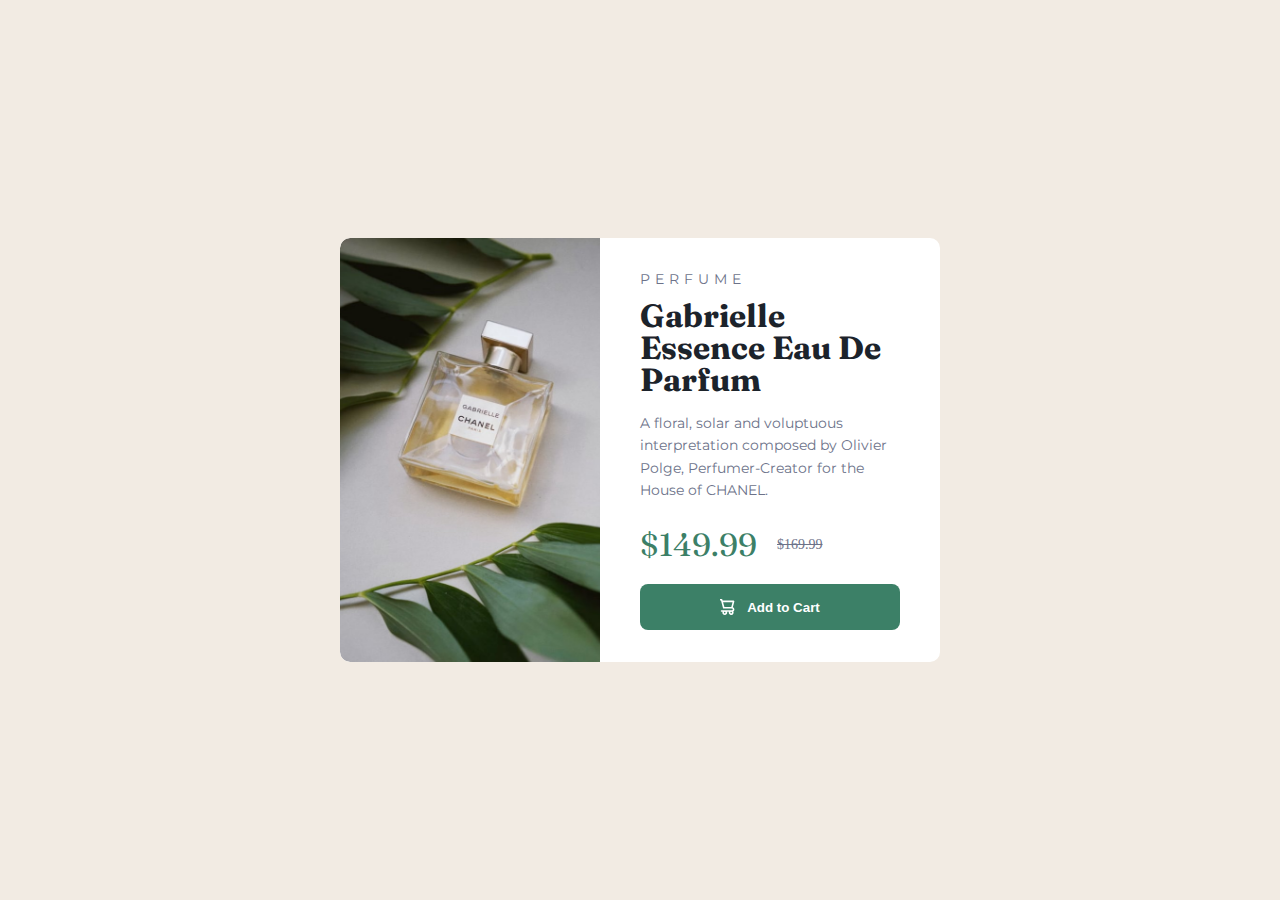
<file: Desktop/Frontend mentor/product-preview-card-component-main/index.html>
<!DOCTYPE html>
<html lang="en">
<head>
  <meta charset="UTF-8">
  <meta name="viewport" content="width=device-width, initial-scale=1.0"> <!-- displays site properly based on user's device -->

  <link rel="icon" type="image/png" sizes="32x32" href="./images/favicon-32x32.png">
  
  <title>Frontend Mentor | Product preview card component</title>

  <!-- Feel free to remove these styles or customise in your own stylesheet 👍 -->
  <style>
    .attribution { font-size: 11px; text-align: center; }
    .attribution a { color: hsl(228, 45%, 44%); }
  </style>
  <link rel="preconnect" href="https://fonts.googleapis.com">
<link rel="preconnect" href="https://fonts.gstatic.com" crossorigin>
<link href="https://fonts.googleapis.com/css2?family=Fraunces:opsz,wght@9..144,700&family=Montserrat:wght@500;700&display=swap" rel="stylesheet">
  <link rel="stylesheet" href="style.css">
</head>
<main class="product-card">
  <div class="product-image">
    <picture>
      <source media="(min-width: 600px)" srcset="./images/image-product-desktop.jpg">
      <img src="./images/image-product-mobile.jpg" alt="Gabrielle Essence Eau De Parfum bottle">
    </picture>
  </div>

  <div class="product-content">
    <p class="category">Perfume</p>
    <h1>Gabrielle Essence Eau De Parfum</h1>
    <p class="description">
      A floral, solar and voluptuous interpretation composed by Olivier Polge, 
      Perfumer-Creator for the House of CHANEL.
    </p>
    
    <div class="price-box">
      <span class="current-price">$149.99</span>
      <span class="old-price">$169.99</span>
    </div>

    <button class="cart-btn">
      <img src="./images/icon-cart.svg" alt="">
      Add to Cart
    </button>
  </div>
</main>
</file>
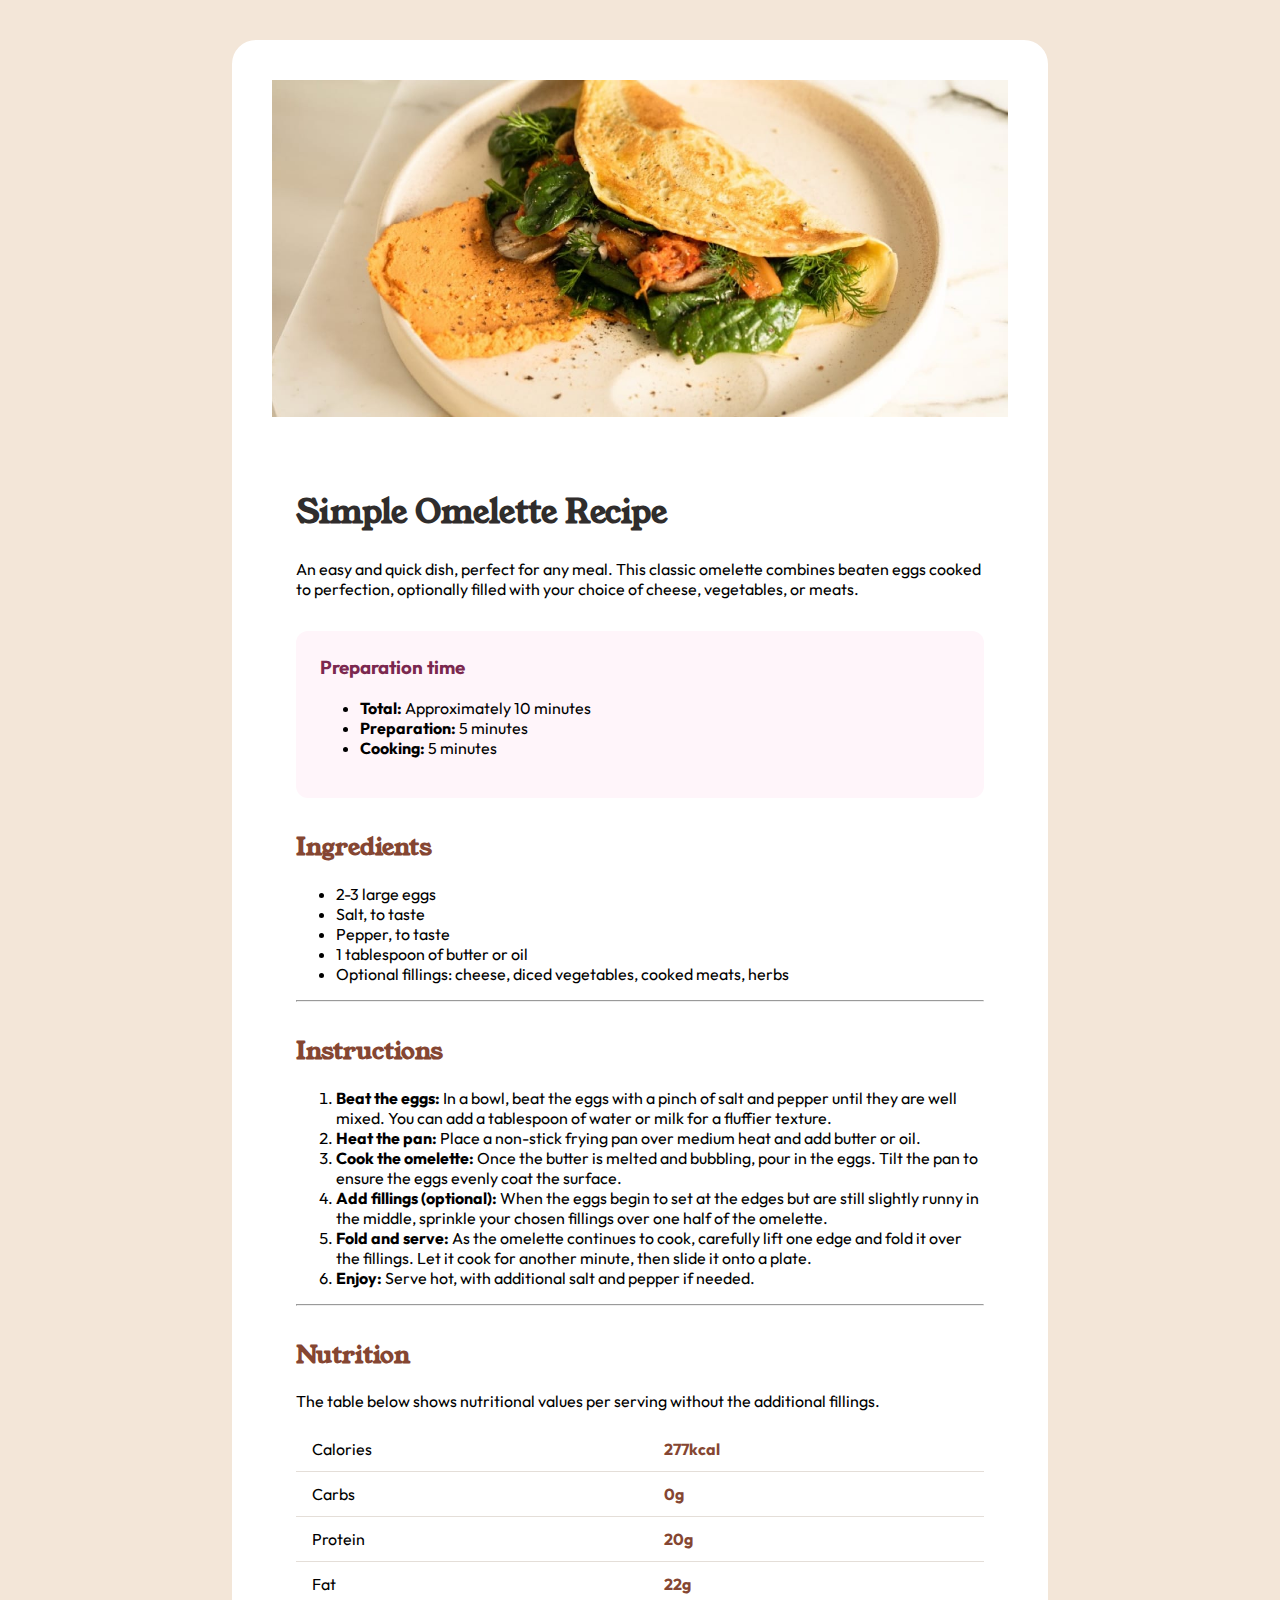
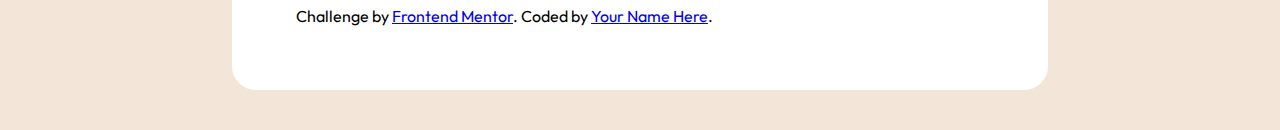
<file: Desktop/Frontend mentor/recipe-page-main/index.html>
<!DOCTYPE html>
<html lang="en">
<head>
  <meta charset="UTF-8">
  <meta name="viewport" content="width=device-width, initial-scale=1.0"> <!-- displays site properly based on user's device -->

  <link rel="icon" type="image/png" sizes="32x32" href="./assets/images/favicon-32x32.png">
  
  <title>Frontend Mentor | Recipe page</title>
  <link rel="stylesheet" href="style.css">

</head>
<body>
  <main class="recipe-card">
<img src="./assets/images/image-omelette.jpeg" alt="Simple Omelette" class="recipe-image">

<div class="recipe-content">
    <div class="recipe-content">
      </div> 
      <h1>Simple Omelette Recipe</h1>
      <p>An easy and quick dish, perfect for any meal. This classic omelette combines beaten eggs cooked to perfection, optionally filled with your choice of cheese, vegetables, or meats.</p>

 <section class="prep-time">
        <h3>Preparation time</h3>
        <ul>
          <li><strong>Total:</strong> Approximately 10 minutes</li>
          <li><strong>Preparation:</strong> 5 minutes</li>
          <li><strong>Cooking:</strong> 5 minutes</li>
        </ul>
      </section>
  <section class="ingredients">
        <h2>Ingredients</h2>
        <ul>
          <li>2-3 large eggs</li>
          <li>Salt, to taste</li>
          <li>Pepper, to taste</li>
          <li>1 tablespoon of butter or oil</li>
          <li>Optional fillings: cheese, diced vegetables, cooked meats, herbs</li>
        </ul>
      </section>

      <hr> <section class="instructions">
        <h2>Instructions</h2>
        <ol>
          <li><strong>Beat the eggs:</strong> In a bowl, beat the eggs with a pinch of salt and pepper until they are well mixed. You can add a tablespoon of water or milk for a fluffier texture.</li>
          <li><strong>Heat the pan:</strong> Place a non-stick frying pan over medium heat and add butter or oil.</li>
          <li><strong>Cook the omelette:</strong> Once the butter is melted and bubbling, pour in the eggs. Tilt the pan to ensure the eggs evenly coat the surface.</li>
          <li><strong>Add fillings (optional):</strong> When the eggs begin to set at the edges but are still slightly runny in the middle, sprinkle your chosen fillings over one half of the omelette.</li>
          <li><strong>Fold and serve:</strong> As the omelette continues to cook, carefully lift one edge and fold it over the fillings. Let it cook for another minute, then slide it onto a plate.</li>
          <li><strong>Enjoy:</strong> Serve hot, with additional salt and pepper if needed.</li>
        </ol>
      </section>

  <hr>
      <section class="nutrition">
        <h2>Nutrition</h2>
        <p>The table below shows nutritional values per serving without the additional fillings.</p>
        
        <table>
          <tr>
            <td>Calories</td>
            <td class="stat">277kcal</td>
          </tr>
          <tr>
            <td>Carbs</td>
            <td class="stat">0g</td>
          </tr>
          <tr>
            <td>Protein</td>
            <td class="stat">20g</td>
          </tr>
          <tr>
            <td>Fat</td>
            <td class="stat">22g</td>
          </tr>
        </table>
      </section>
  
  <div class="attribution">
    Challenge by <a href="https://www.frontendmentor.io?ref=challenge" target="_blank">Frontend Mentor</a>. 
    Coded by <a href="#">Your Name Here</a>.
  </div>
</body>
</html>
</file>
<file: Desktop/Frontend mentor/recipe-page-main/style.css>
@import url('https://fonts.googleapis.com/css2?family=Outfit:wght@400;600;700&family=Young+Serif&display=swap');
:root {
  --white: hsl(0, 0%, 100%);
  --stone-100: hsl(30, 54%, 90%);
  --stone-150: hsl(30, 18%, 87%);
  --stone-600: hsl(30, 10%, 34%);
  --stone-900: hsl(24, 5%, 18%);
  --brown-800: hsl(14, 45%, 36%);
  --rose-800: hsl(332, 51%, 32%);
  --rose-50: hsl(330, 100%, 98%);
}

body {
  background-color: var(--stone-100);
  display: flex;
  justify-content: center;
  padding: 40px 20px;
  margin: 0;
  font-family: 'Outfit', sans-serif;
}
.recipe-card {
  background-color: var(--white);
  max-width: 736px;
  border-radius: 24px;
  padding: 40px;
}

.recipe-image {
  width: 100%;
  border-radius: 12px;
  margin-bottom: 40px;
}
h1 {
  font-family: 'Young Serif', serif;
  color: var(--stone-900);
  margin-bottom: 24px;
}

h2 {
  font-family: 'Young Serif', serif;
  color: var(--brown-800);
  margin-top: 32px;
}

.prep-time {
  background-color: var(--rose-50);
  padding: 24px;
  border-radius: 12px;
  margin: 32px 0;
}

.prep-time h3 {
  color: var(--rose-800);
  margin-top: 0;
}
table {
  width: 100%;
  border-collapse: collapse;
  margin-top: 24px;
}

td {
  padding: 12px 24px;
  border-bottom: 1px solid var(--stone-150);
}

tr:last-child td {
  border-bottom: none; /* Quita la línea a la última fila */
}

.stat {
  color: var(--brown-800);
  font-weight: 700;
}
.recipe-content {
  padding: 0 40px 40px 40px; /* Esto da espacio a los lados y abajo, pero no arriba para que pegue a la foto */
}

.nutrition table {
  width: 100%;
  margin-top: 16px;
}

.nutrition td {
  padding: 12px 16px; /* Más espacio interno en las celdas */
}
@media (max-width: 700px) {
  html, body {
    overflow-x: hidden; /* Esto prohíbe el deslizamiento lateral */
    width: 100%;
    margin: 0;
    padding: 0;
  }

  .recipe-card {
    max-width: 100%; /* Asegura que la tarjeta no sea más ancha que el móvil */
    width: 100%;
    border-radius: 0;
    padding: 0;
  }
}

  .recipe-image {
    border-radius: 0; /* La foto llega hasta los bordes del móvil */
    margin-bottom: 24px;
  }

  .recipe-content {
    padding: 0 24px 24px 24px; /* Un margen más pequeño para móviles */
  }
</file>
<file: Desktop/Frontend mentor/product-preview-card-component-main/style.css>
:root {
  --dark-cyan: hsl(158, 36%, 37%);
  --cream: hsl(30, 38%, 92%);
  --very-dark-blue: hsl(212, 21%, 14%);
  --dark-grayish-blue: hsl(228, 12%, 48%);
  --white: hsl(0, 0%, 100%);
}

/* Reset básico para que todo encaje bien */
* {
  box-sizing: border-box;
  margin: 0;
  padding: 0;
}

body {
  font-size: 14px;
  background-color: var(--cream);
  display: flex;
  justify-content: center;
  align-items: center;
  min-height: 100vh;
  padding: 20px;
}
.product-card {
  background-color: var(--white);
  display: flex;
  flex-direction: column; /* En móvil, uno arriba de otro */
  max-width: 343px; /* Ancho para móvil */
  border-radius: 10px;
  overflow: hidden; /* Para que la imagen respete las esquinas redondeadas */
}

.product-image img {
  width: 100%;
  display: block;
}

.product-content {
  padding: 24px;
}
.category {
  text-transform: uppercase;
  letter-spacing: 5px;
  color: var(--dark-grayish-blue);
  font-family: 'Montserrat', sans-serif;
  margin-bottom: 12px;
}

h1 {
  font-family: 'Fraunces', serif;
  color: var(--very-dark-blue);
  font-size: 32px;
  line-height: 1;
  margin-bottom: 16px;
}

.description {
  color: var(--dark-grayish-blue);
  font-family: 'Montserrat', sans-serif;
  line-height: 1.6;
  margin-bottom: 24px;
}

.price-box {
  display: flex;
  align-items: center;
  gap: 20px;
  margin-bottom: 20px;
}

.current-price {
  font-family: 'Fraunces', serif;
  color: var(--dark-cyan);
  font-size: 32px;
}

.old-price {
  color: var(--dark-grayish-blue);
  text-decoration: line-through;
}
.cart-btn {
  width: 100%;
  background-color: var(--dark-cyan);
  color: var(--white);
  border: none;
  padding: 15px;
  border-radius: 8px;
  font-weight: 700;
  display: flex;
  justify-content: center;
  align-items: center;
  gap: 12px;
  cursor: pointer;
  transition: background 0.3s;
}

.cart-btn:hover {
  background-color: hsl(158, 36%, 20%); /* Un verde más oscuro */
}
@media (min-width: 600px) {
  .product-card {
    flex-direction: row; /* Cambia de vertical a horizontal */
    max-width: 600px;    /* Se hace más ancha */
  }

  .product-image, .product-content {
    flex: 1; /* Hace que las dos mitades midan lo mismo */
    width: 50%;
  }
.product-content {
    padding: 32px 40px; /* Esto le da el aire extra al texto en escritorio */
  }
}
.product-image img {
  width: 100%;
  height: 100%;
  object-fit: cover; /* Esto hace que la foto se recorte en lugar de estirarse */
  display: block;
}
.product-image img {
  width: 100%;
  height: 100%;
  object-fit: cover;
  display: block;
  /* Añade esto para asegurar el redondeado en la izquierda */
  border-radius: 10px 0 0 10px; 
}
</file>
